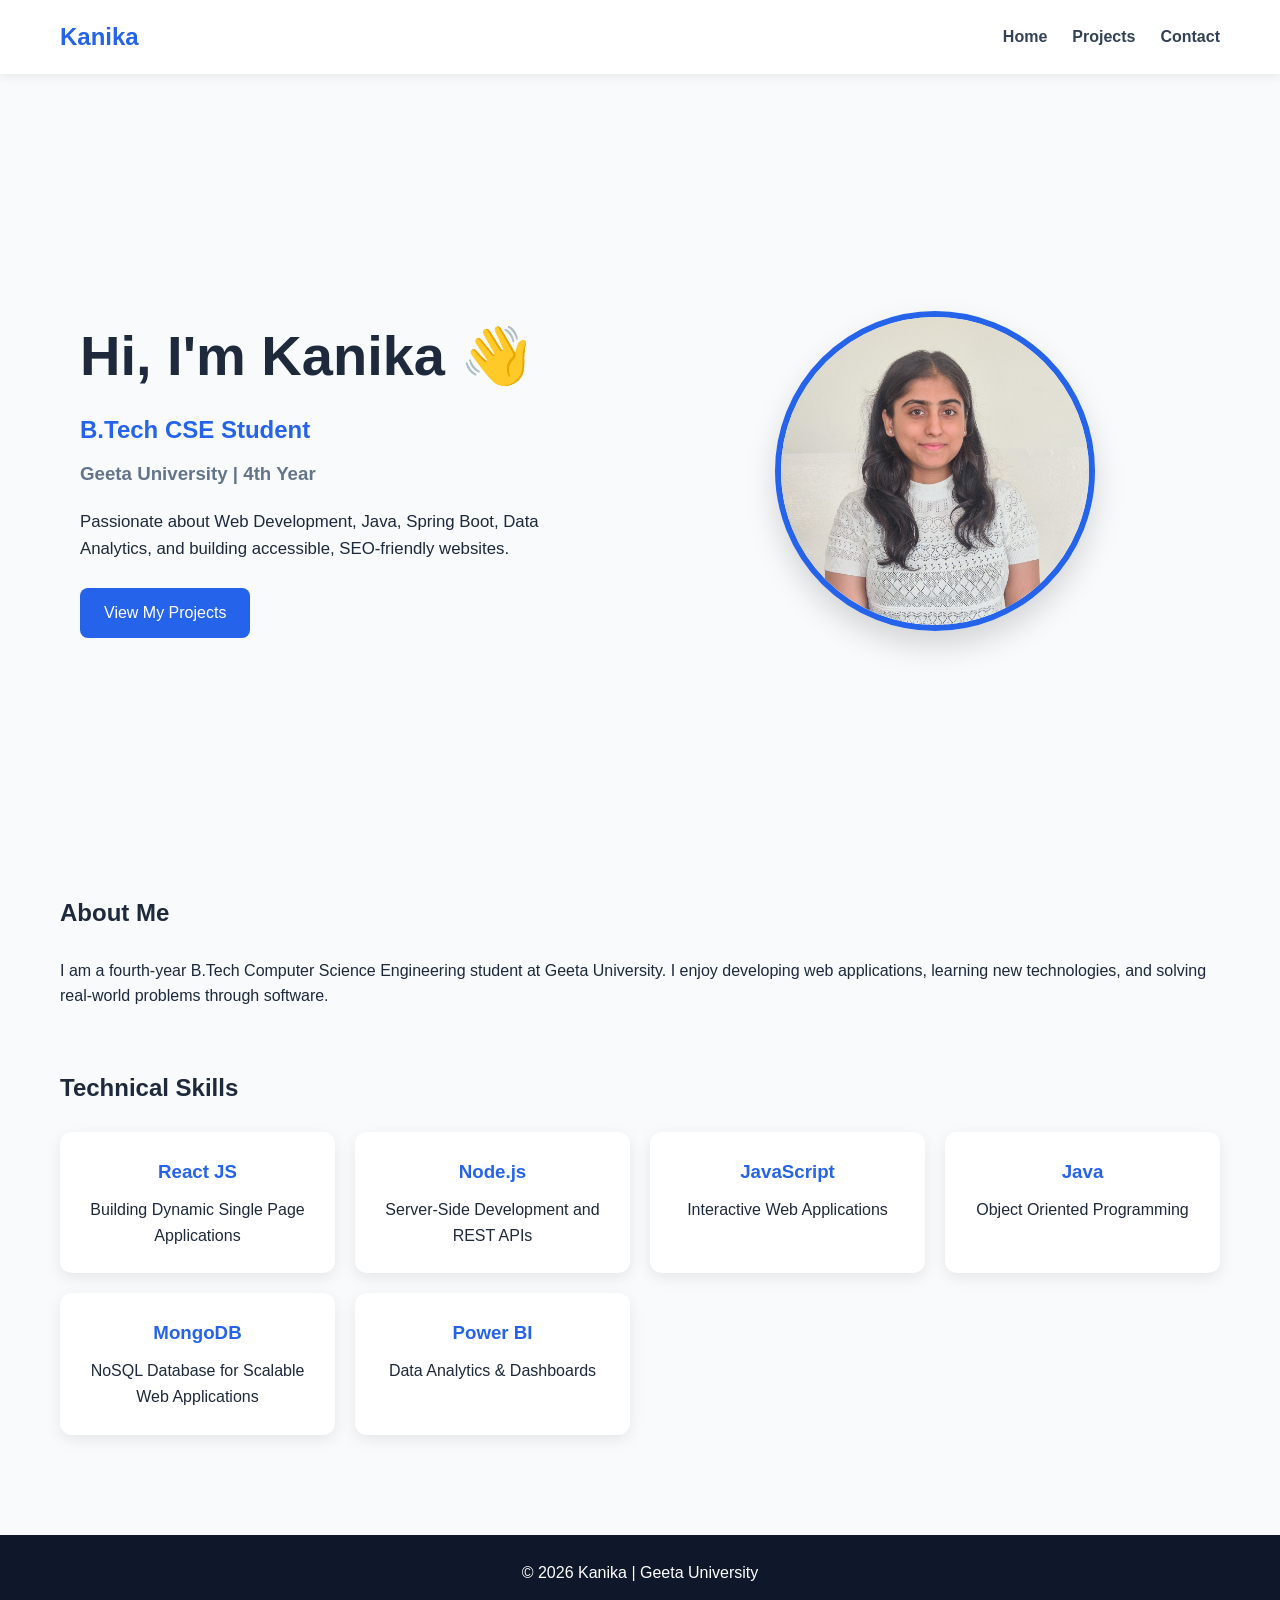
<file: index.html>
<!DOCTYPE html>
<html lang="en">
<head>
    <meta charset="UTF-8">
    <meta name="viewport" content="width=device-width, initial-scale=1.0">

    <title>Kanika | Portfolio</title>

    <meta name="description"
          content="Kanika's portfolio showcasing skills, projects, and contact information.">

    <meta name="keywords"
          content="Kanika, Portfolio, BTech CSE, Geeta University, Web Developer">

    <meta name="author" content="Kanika">

    <!-- Open Graph Tags -->
    <meta property="og:title" content="Kanika Portfolio">
    <meta property="og:description"
          content="Portfolio of Kanika, B.Tech CSE Student at Geeta University.">
    <meta property="og:type" content="website">
    <meta property="og:image" content="images/profile.jpg">

    <link rel="stylesheet" href="css/style.css">

    <!-- Schema.org JSON-LD -->
    <script type="application/ld+json">
    {
      "@context":"https://schema.org",
      "@type":"Person",
      "name":"Kanika",
      "jobTitle":"B.Tech Computer Science Student",
      "alumniOf":"Geeta University",
      "description":"Computer Science Engineering Student passionate about Web Development and Software Engineering."
    }
    </script>
</head>

<body>

<a href="#main-content" class="skip-link">
    Skip to Main Content
</a>

<header>

    <nav aria-label="Main Navigation">

        <div class="logo">
            Kanika
        </div>

        <ul>
            <li><a href="index.html">Home</a></li>
            <li><a href="projects.html">Projects</a></li>
            <li><a href="contact.html">Contact</a></li>
        </ul>

    </nav>

</header>

<main id="main-content">

    <!-- HERO SECTION -->

    <section class="hero">

        <div class="hero-content">

            <div class="hero-text">

                <h1>Hi, I'm Kanika 👋</h1>

                <h2>B.Tech CSE Student</h2>

                <h3>Geeta University | 4th Year</h3>

                <p>
                    Passionate about Web Development,
                    Java, Spring Boot, Data Analytics,
                    and building accessible, SEO-friendly websites.
                </p>

                <a href="projects.html" class="btn">
                    View My Projects
                </a>

            </div>

            <div class="hero-image">

                <img
                    src="images/images.jpeg"
                    alt="Kanika Profile Picture"
                    class="profile-image">

            </div>

        </div>

    </section>

    <!-- ABOUT SECTION -->

    <section>

        <h2>About Me</h2>

        <article>

            <p>
                I am a fourth-year B.Tech Computer Science
                Engineering student at Geeta University.
                I enjoy developing web applications,
                learning new technologies, and solving
                real-world problems through software.
            </p>

        </article>

    </section>

    <!-- SKILLS SECTION -->

    <section>

        <h2>Technical Skills</h2>

        <div class="skills-grid">

            <article class="skill-card">
                <h3>React JS</h3>
                <p>Building Dynamic Single Page Applications</p>
            </article>

            <article class="skill-card">
                <h3>Node.js</h3>
            <p>Server-Side Development and REST APIs</p>
            </article>

            <article class="skill-card">
                <h3>JavaScript</h3>
                <p>Interactive Web Applications</p>
            </article>

            <article class="skill-card">
                <h3>Java</h3>
                <p>Object Oriented Programming</p>
            </article>

            <article class="skill-card">
                <h3>MongoDB</h3>
    <p>NoSQL Database for Scalable Web Applications</p>
            </article>

            <article class="skill-card">
                <h3>Power BI</h3>
                <p>Data Analytics & Dashboards</p>
            </article>

        </div>

    </section>

</main>

<footer>

    <p>
        © 2026 Kanika | Geeta University
    </p>

</footer>

</body>
</html>
</file>
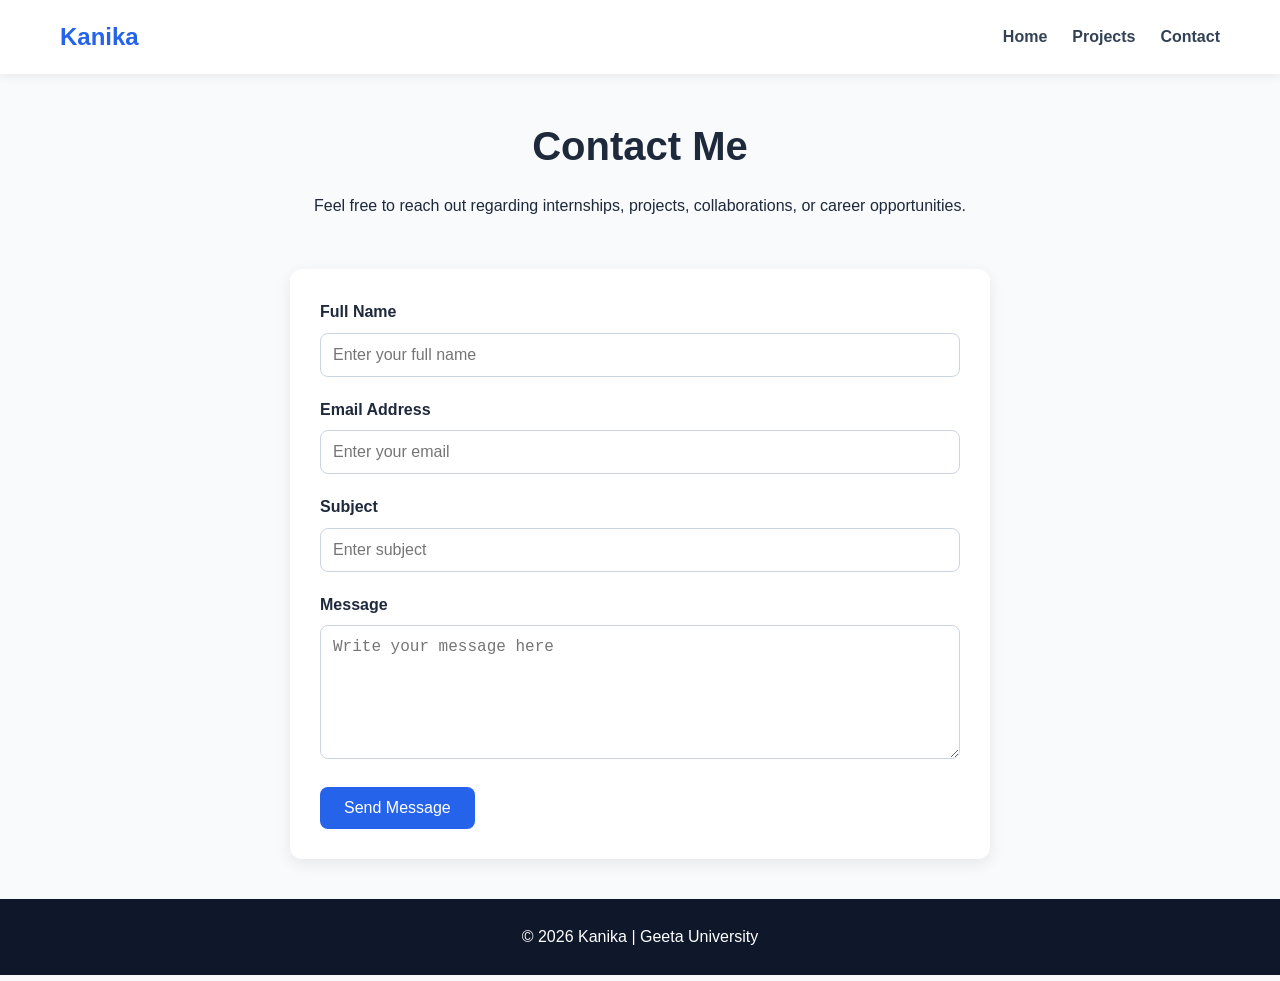
<file: contact.html>
<!DOCTYPE html>
<html lang="en">
<head>

    <meta charset="UTF-8">
    <meta name="viewport" content="width=device-width, initial-scale=1.0">

    <title>Contact | Kanika Portfolio</title>

    <meta name="description"
          content="Contact Kanika, a B.Tech CSE student at Geeta University, for internships, collaborations, and opportunities.">

    <meta name="keywords"
          content="Contact Kanika, Geeta University, Portfolio, Web Developer">

    <meta name="author" content="Kanika">

    <!-- Open Graph -->
    <meta property="og:title" content="Contact Kanika">
    <meta property="og:description"
          content="Get in touch with Kanika for internships and collaborations.">
    <meta property="og:type" content="website">
    <meta property="og:image" content="images/profile.jpg">

    <link rel="stylesheet" href="css/style.css">

    <!-- Schema.org -->
    <script type="application/ld+json">
    {
      "@context":"https://schema.org",
      "@type":"ContactPage",
      "name":"Contact Kanika",
      "description":"Contact page of Kanika Portfolio"
    }
    </script>

</head>

<body>

<a href="#main-content" class="skip-link">
    Skip to Main Content
</a>

<header>

    <nav aria-label="Main Navigation">

        <div class="logo">
            Kanika
        </div>

        <ul>
            <li><a href="index.html">Home</a></li>
            <li><a href="projects.html">Projects</a></li>

            <li>
                <a href="contact.html" aria-current="page">
                    Contact
                </a>
            </li>
        </ul>

    </nav>

</header>

<main id="main-content">

    <section class="page-title">

        <h1>Contact Me</h1>

        <p>
            Feel free to reach out regarding internships,
            projects, collaborations, or career opportunities.
        </p>

    </section>

    <section class="contact-section">

        <form id="contactForm">

            <!-- Name -->

            <div class="form-group">

                <label for="name">
                    Full Name
                </label>

                <input
                    type="text"
                    id="name"
                    name="name"
                    placeholder="Enter your full name"
                    required
                    aria-required="true">

            </div>

            <!-- Email -->

            <div class="form-group">

                <label for="email">
                    Email Address
                </label>

                <input
                    type="email"
                    id="email"
                    name="email"
                    placeholder="Enter your email"
                    required
                    aria-required="true">

            </div>

            <!-- Subject -->

            <div class="form-group">

                <label for="subject">
                    Subject
                </label>

                <input
                    type="text"
                    id="subject"
                    name="subject"
                    placeholder="Enter subject"
                    required
                    aria-required="true">

            </div>

            <!-- Message -->

            <div class="form-group">

                <label for="message">
                    Message
                </label>

                <textarea
                    id="message"
                    name="message"
                    rows="6"
                    placeholder="Write your message here"
                    required
                    aria-required="true"></textarea>

            </div>

            <button
                type="submit"
                aria-label="Submit Contact Form">

                Send Message

            </button>

        </form>

    </section>

</main>

<footer>

    <p>
        © 2026 Kanika | Geeta University
    </p>

</footer>

<script src="js/form-validation.js"></script>

</body>
</html>
</file>
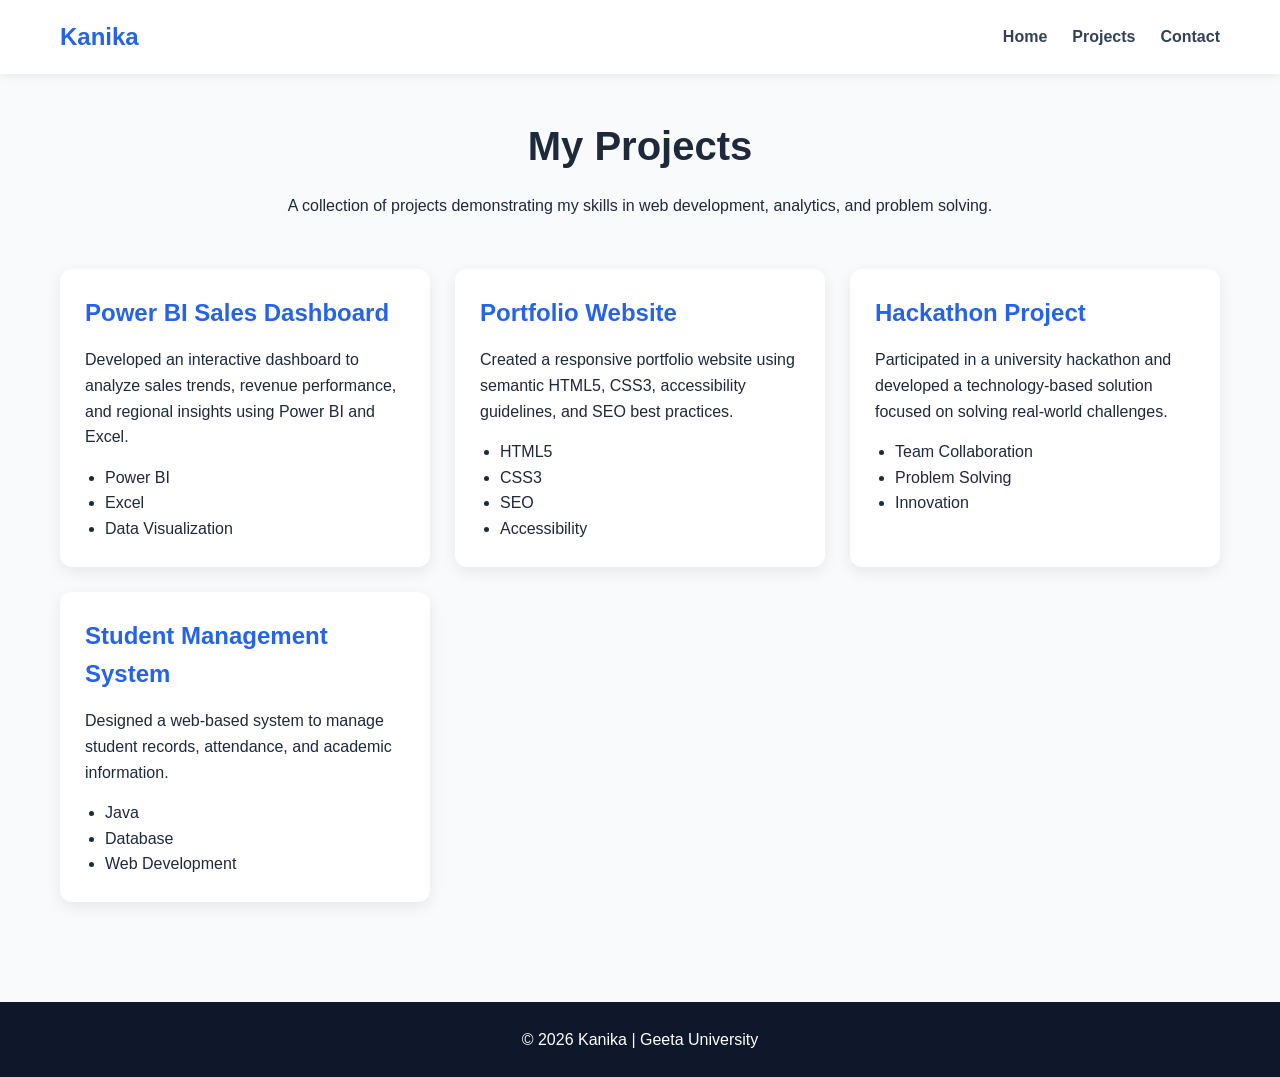
<file: projects.html>
<!DOCTYPE html>
<html lang="en">
<head>

    <meta charset="UTF-8">
    <meta name="viewport" content="width=device-width, initial-scale=1.0">

    <title>Projects | Kanika Portfolio</title>

    <meta name="description"
          content="Projects by Kanika, B.Tech CSE student at Geeta University, showcasing web development, analytics, and software projects.">

    <meta name="keywords"
          content="Kanika Projects, Web Development, Power BI Dashboard, Portfolio">

    <meta name="author" content="Kanika">

    <!-- Open Graph -->
    <meta property="og:title" content="Kanika Projects">
    <meta property="og:description"
          content="Explore projects developed by Kanika.">
    <meta property="og:type" content="website">
    <meta property="og:image" content="images/profile.jpg">

    <link rel="stylesheet" href="css/style.css">

    <!-- Schema.org -->
    <script type="application/ld+json">
    {
      "@context":"https://schema.org",
      "@type":"CollectionPage",
      "name":"Kanika Projects",
      "description":"Project portfolio of Kanika"
    }
    </script>

</head>

<body>

<a href="#main-content" class="skip-link">
    Skip to Main Content
</a>

<header>

    <nav aria-label="Main Navigation">

        <div class="logo">
            Kanika
        </div>

        <ul>
            <li><a href="index.html">Home</a></li>

            <li>
                <a href="projects.html" aria-current="page">
                    Projects
                </a>
            </li>

            <li><a href="contact.html">Contact</a></li>
        </ul>

    </nav>

</header>

<main id="main-content">

    <section class="page-title">

        <h1>My Projects</h1>

        <p>
            A collection of projects demonstrating my skills
            in web development, analytics, and problem solving.
        </p>

    </section>

    <section class="projects-grid">

        <!-- Project 1 -->

        <article class="project-card">

            <h2>Power BI Sales Dashboard</h2>

            <p>
                Developed an interactive dashboard to analyze
                sales trends, revenue performance, and regional insights
                using Power BI and Excel.
            </p>

            <ul>
                <li>Power BI</li>
                <li>Excel</li>
                <li>Data Visualization</li>
            </ul>

        </article>

        <!-- Project 2 -->

        <article class="project-card">

            <h2>Portfolio Website</h2>

            <p>
                Created a responsive portfolio website using
                semantic HTML5, CSS3, accessibility guidelines,
                and SEO best practices.
            </p>

            <ul>
                <li>HTML5</li>
                <li>CSS3</li>
                <li>SEO</li>
                <li>Accessibility</li>
            </ul>

        </article>

        <!-- Project 3 -->

        <article class="project-card">

            <h2>Hackathon Project</h2>

            <p>
                Participated in a university hackathon and
                developed a technology-based solution focused
                on solving real-world challenges.
            </p>

            <ul>
                <li>Team Collaboration</li>
                <li>Problem Solving</li>
                <li>Innovation</li>
            </ul>

        </article>

        <!-- Project 4 -->

        <article class="project-card">

            <h2>Student Management System</h2>

            <p>
                Designed a web-based system to manage student
                records, attendance, and academic information.
            </p>

            <ul>
                <li>Java</li>
                <li>Database</li>
                <li>Web Development</li>
            </ul>

        </article>

    </section>

</main>

<footer>

    <p>
        © 2026 Kanika | Geeta University
    </p>

</footer>

</body>
</html>
</file>
<file: css/style.css>
/* =====================
   RESET
===================== */

*{
    margin:0;
    padding:0;
    box-sizing:border-box;
}

html{
    scroll-behavior:smooth;
}

body{
    font-family:'Segoe UI',sans-serif;
    background:#f8fafc;
    color:#1e293b;
    line-height:1.6;
}

/* =====================
   SKIP LINK
===================== */

.skip-link{
    position:absolute;
    left:-9999px;
    top:0;
    background:#2563eb;
    color:white;
    padding:10px;
    z-index:1000;
}

.skip-link:focus{
    left:10px;
}

/* =====================
   HEADER
===================== */

header{
    background:white;
    box-shadow:0 2px 10px rgba(0,0,0,0.08);
    position:sticky;
    top:0;
    z-index:100;
}

nav{
    max-width:1200px;
    margin:auto;
    padding:18px 20px;

    display:flex;
    justify-content:space-between;
    align-items:center;
}

.logo{
    font-size:1.5rem;
    font-weight:700;
    color:#2563eb;
}

nav ul{
    list-style:none;
    display:flex;
    gap:25px;
}

nav a{
    text-decoration:none;
    color:#334155;
    font-weight:600;
    transition:.3s;
}

nav a:hover{
    color:#2563eb;
}

/* =====================
   HERO SECTION
===================== */

.hero{
    min-height:80vh;
    display:flex;
    align-items:center;
}

.hero-content{
    max-width:1200px;
    margin:auto;
    padding:40px 20px;

    display:flex;
    align-items:center;
    justify-content:space-between;
    gap:60px;
}

.hero-text{
    flex:1;
}

.hero-text h1{
    font-size:3.5rem;
    margin-bottom:10px;
}

.hero-text h2{
    color:#2563eb;
    margin-bottom:10px;
}

.hero-text h3{
    color:#64748b;
    margin-bottom:20px;
}

.hero-text p{
    margin-bottom:25px;
    font-size:1.05rem;
}

.hero-image{
    flex:1;
    text-align:center;
}

.profile-image{
    width:320px;
    height:320px;
    object-fit:cover;
    border-radius:50%;
    border:6px solid #2563eb;
    box-shadow:0 15px 30px rgba(0,0,0,0.15);
}

/* =====================
   BUTTON
===================== */

.btn{
    display:inline-block;
    padding:12px 24px;
    background:#2563eb;
    color:white;
    text-decoration:none;
    border-radius:8px;
    transition:.3s;
}

.btn:hover{
    background:#1d4ed8;
}

/* =====================
   MAIN
===================== */

main{
    max-width:1200px;
    margin:auto;
    padding:40px 20px;
}

section{
    margin-bottom:60px;
}

section h2{
    margin-bottom:25px;
}

/* =====================
   SKILLS
===================== */

.skills-grid{
    display:grid;
    grid-template-columns:
    repeat(auto-fit,minmax(250px,1fr));
    gap:20px;
}

.skill-card{
    background:white;
    padding:25px;
    border-radius:12px;
    text-align:center;

    box-shadow:0 5px 15px rgba(0,0,0,0.08);

    transition:.3s;
}

.skill-card:hover{
    transform:translateY(-8px);
}

.skill-card h3{
    color:#2563eb;
    margin-bottom:10px;
}

/* =====================
   PROJECTS
===================== */

.projects-grid{
    display:grid;
    grid-template-columns:
    repeat(auto-fit,minmax(300px,1fr));
    gap:25px;
}

.project-card{
    background:white;
    padding:25px;
    border-radius:12px;

    box-shadow:0 5px 15px rgba(0,0,0,0.08);

    transition:.3s;
}

.project-card:hover{
    transform:translateY(-8px);
}

.project-card h2{
    color:#2563eb;
    margin-bottom:15px;
}

.project-card p{
    margin-bottom:15px;
}

.project-card ul{
    padding-left:20px;
}

/* =====================
   CONTACT FORM
===================== */

.contact-section{
    max-width:700px;
    margin:auto;
}

form{
    background:white;
    padding:30px;
    border-radius:12px;

    box-shadow:0 5px 15px rgba(0,0,0,0.08);
}

.form-group{
    margin-bottom:20px;
}

label{
    display:block;
    margin-bottom:8px;
    font-weight:600;
}

input,
textarea{
    width:100%;
    padding:12px;
    border:1px solid #cbd5e1;
    border-radius:8px;
    font-size:1rem;
}

textarea{
    resize:vertical;
}

button{
    background:#2563eb;
    color:white;
    border:none;
    padding:12px 24px;
    border-radius:8px;
    cursor:pointer;
    font-size:1rem;
}

button:hover{
    background:#1d4ed8;
}

/* =====================
   ACCESSIBILITY
===================== */

a:focus,
button:focus,
input:focus,
textarea:focus{
    outline:3px solid #2563eb;
    outline-offset:3px;
}

/* =====================
   PAGE TITLE
===================== */

.page-title{
    text-align:center;
    margin-bottom:50px;
}

.page-title h1{
    margin-bottom:15px;
    font-size:2.5rem;
}

/* =====================
   FOOTER
===================== */

footer{
    background:#0f172a;
    color:white;
    text-align:center;
    padding:25px;
}

/* =====================
   MOBILE
===================== */

@media(max-width:768px){

    nav{
        flex-direction:column;
        gap:15px;
    }

    nav ul{
        flex-wrap:wrap;
        justify-content:center;
    }

    .hero-content{
        flex-direction:column-reverse;
        text-align:center;
    }

    .hero-text h1{
        font-size:2.5rem;
    }

    .profile-image{
        width:230px;
        height:230px;
    }
}
</file>
